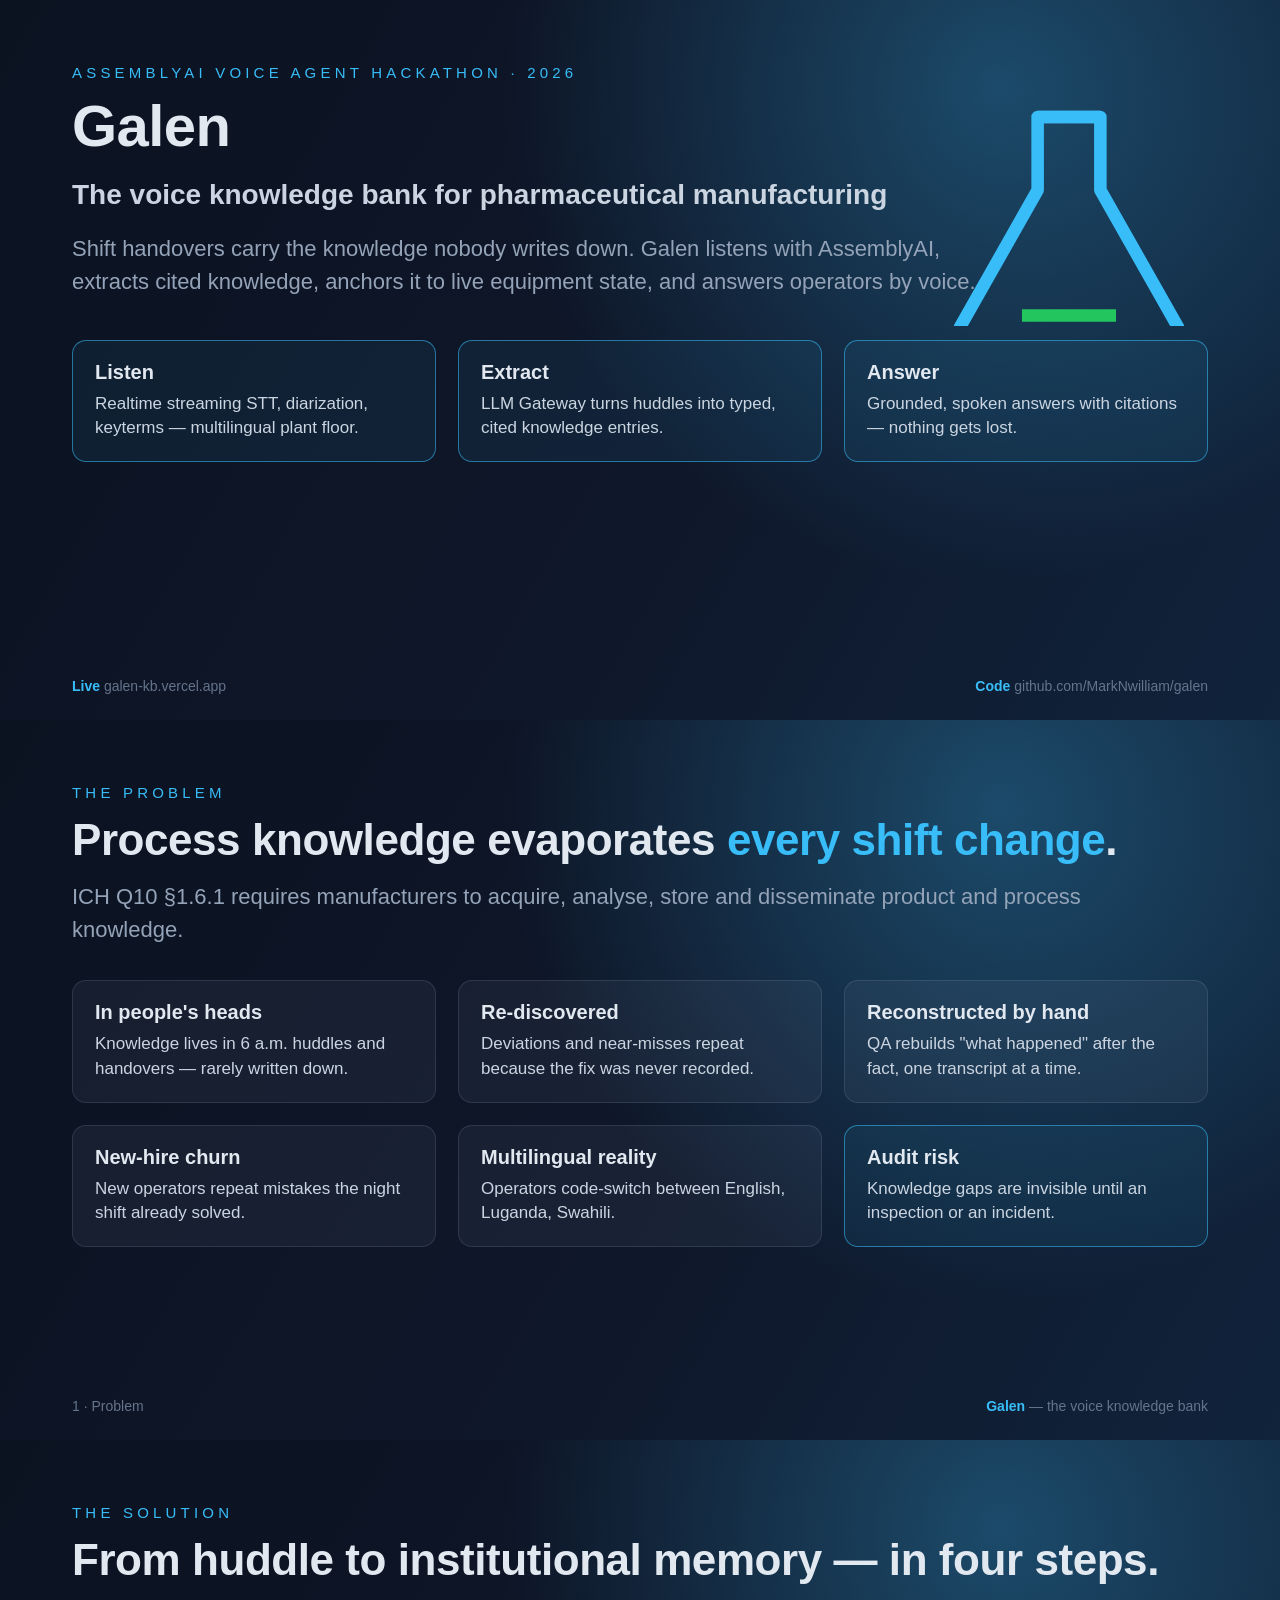
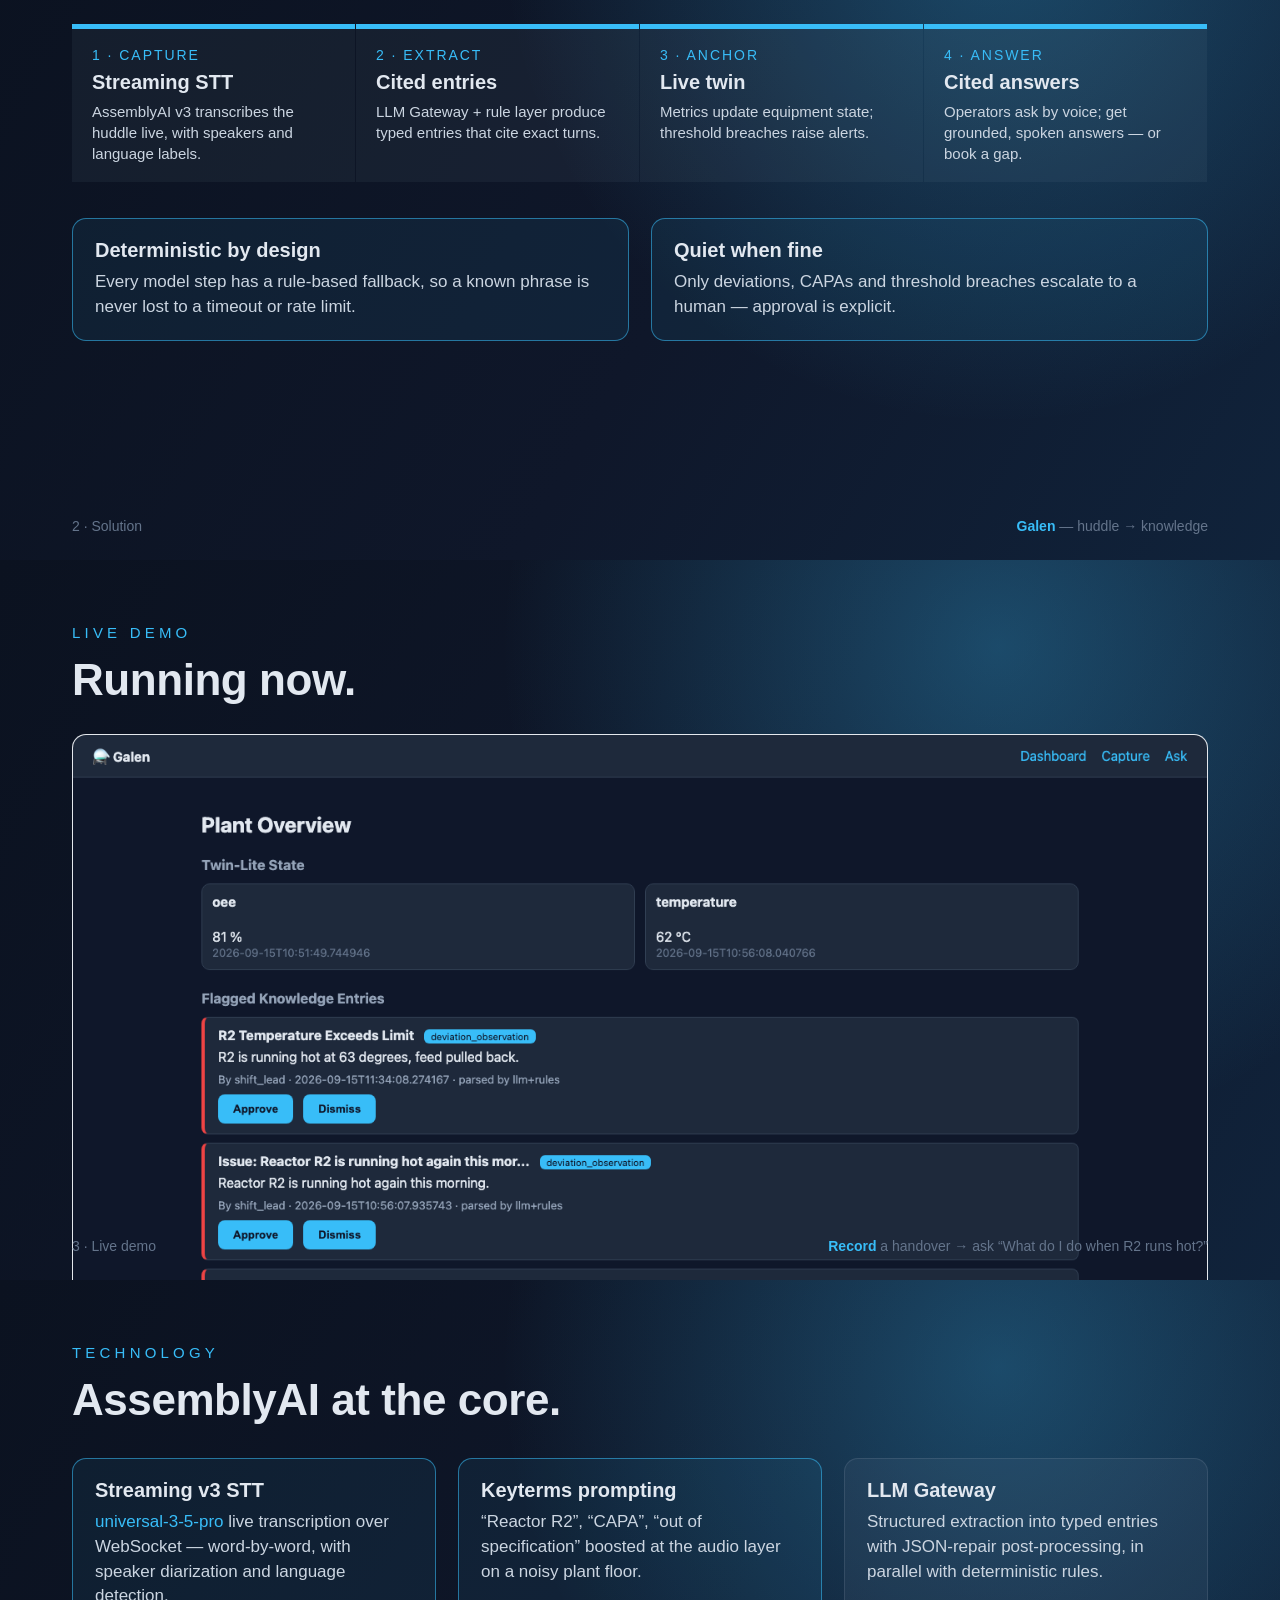
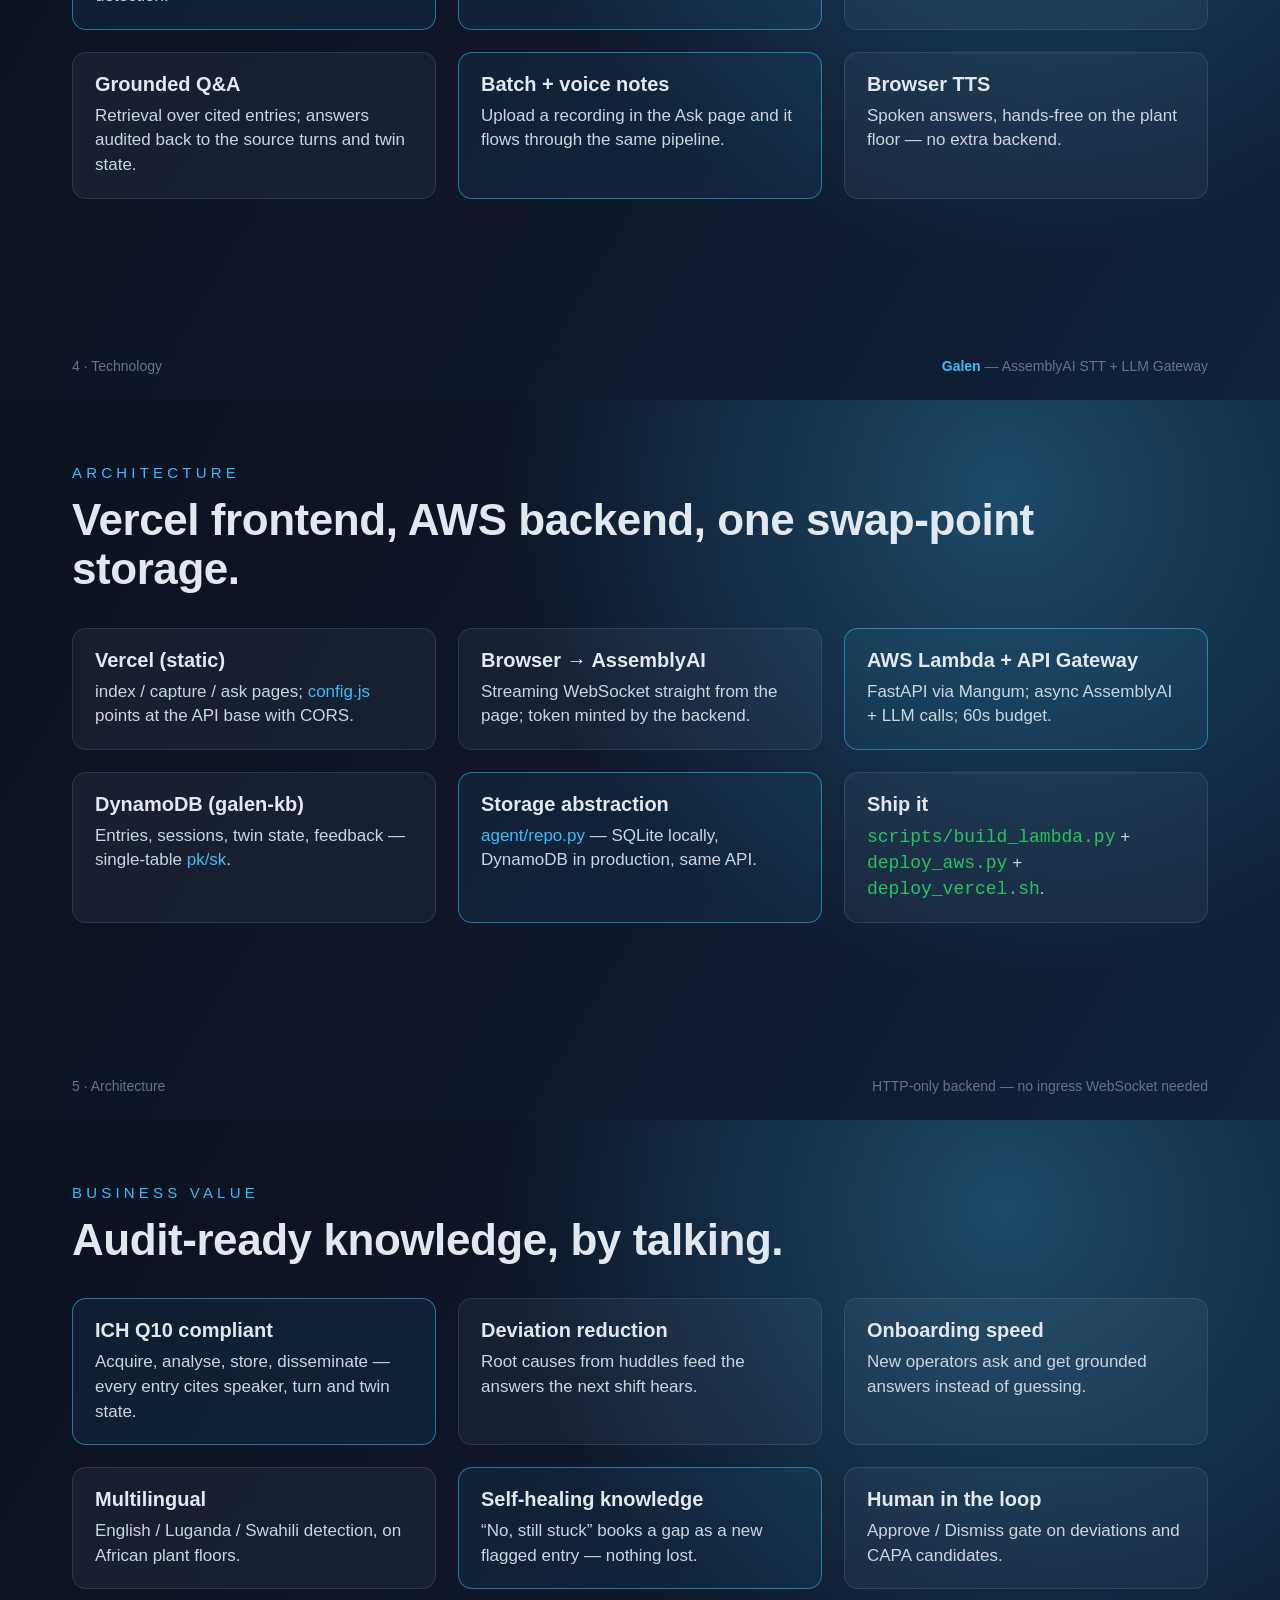
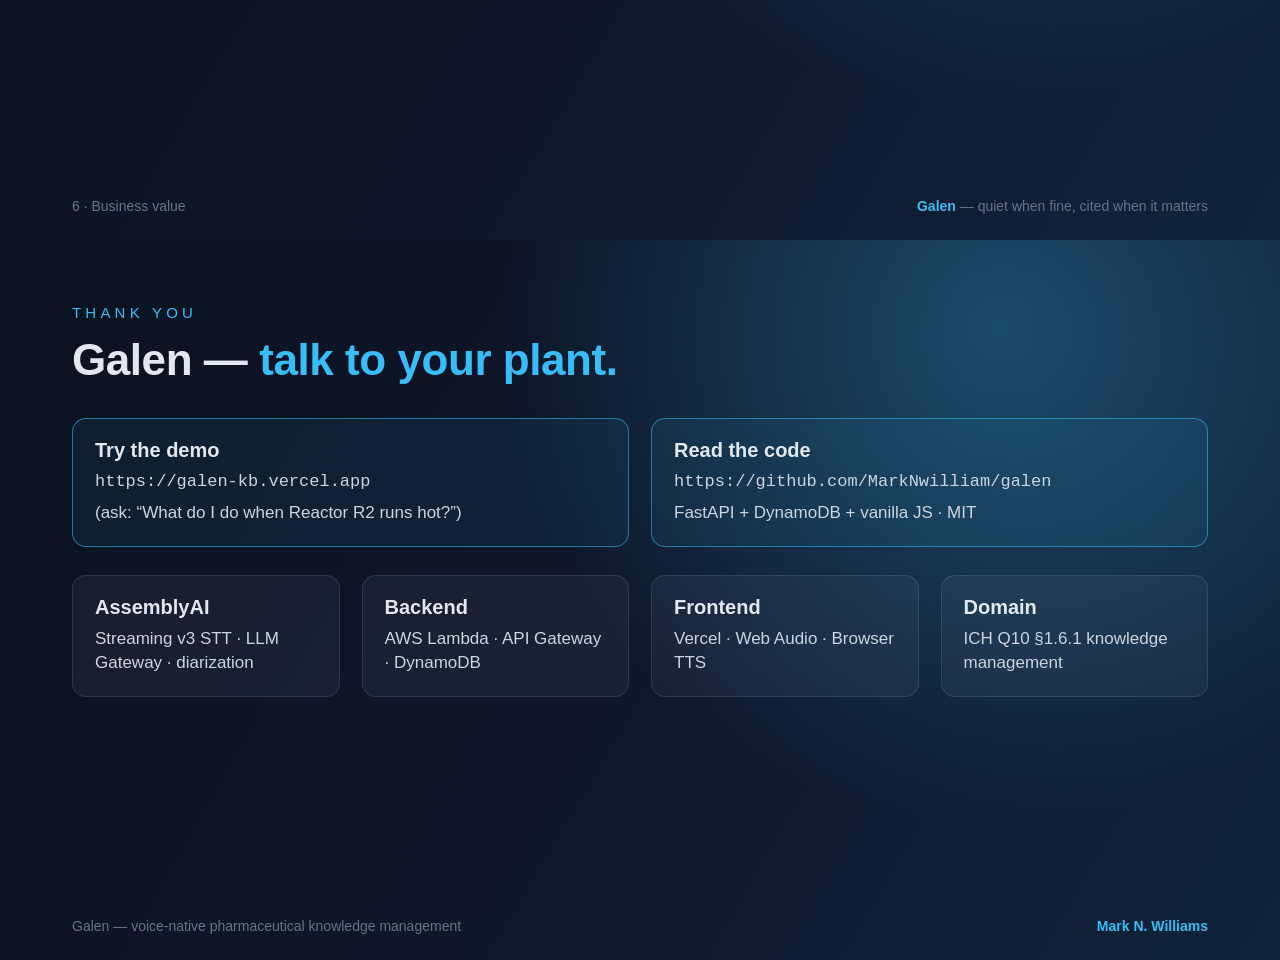
<file: docs/slides/index.html>
<!DOCTYPE html>
<html lang="en">
<head>
<meta charset="utf-8">
<title>Galen — slides</title>
<style>
  * { margin: 0; padding: 0; box-sizing: border-box; }
  @page { size: 13.333in 7.5in; margin: 0; }
  :root {
    --navy: #0b1220; --ink: #0f172a; --deep: #10233b;
    --sky: #38bdf8; --green: #22c55e; --muted: #94a3b8; --fg: #e2e8f0;
  }
  html, body { background: #000; }
  .slide {
    width: 1280px; height: 720px; position: relative; overflow: hidden;
    background:
      radial-gradient(circle at 78% 12%, rgba(56,189,248,.30), transparent 42%),
      linear-gradient(120deg, var(--navy) 0%, var(--ink) 55%, var(--deep) 100%);
    color: var(--fg);
    font-family: Helvetica, Arial, sans-serif;
    padding: 64px 72px;
    page-break-after: always;
  }
  .slide:last-child { page-break-after: auto; }
  .kicker { text-transform: uppercase; letter-spacing: .28em; font-size: 15px; color: var(--sky); margin-bottom: 14px; }
  h1 { font-size: 58px; line-height: 1.08; font-weight: 700; letter-spacing: -.01em; }
  h2 { font-size: 44px; line-height: 1.12; font-weight: 700; letter-spacing: -.01em; }
  h3 { font-size: 22px; font-weight: 600; color: var(--sky); margin-bottom: 10px; }
  .sub { font-size: 22px; line-height: 1.5; color: var(--muted); margin-top: 16px; max-width: 1050px; }
  .grid { display: grid; gap: 22px; margin-top: 34px; }
  .g2 { grid-template-columns: 1fr 1fr; }
  .g3 { grid-template-columns: 1fr 1fr 1fr; }
  .g4 { grid-template-columns: 1fr 1fr 1fr 1fr; }
  .card { background: rgba(148,163,184,.08); border: 1px solid rgba(148,163,184,.18); border-radius: 14px; padding: 20px 22px; }
  .card.hl { border-color: rgba(56,189,248,.55); background: rgba(56,189,248,.07); }
  .card p { font-size: 17px; line-height: 1.45; color: #cbd5e1; margin-top: 6px; }
  .card strong { display: block; font-size: 20px; color: var(--fg); margin-bottom: 8px; }
  .n { color: var(--sky); font-weight: 700; margin-bottom: 6px; font-size: 15px; letter-spacing: .12em; text-transform: uppercase; }
  .foot { position: absolute; bottom: 26px; left: 72px; right: 72px; display: flex; justify-content: space-between; font-size: 14px; color: #64748b; }
  .foot b { color: var(--sky); }
  .pill { display: inline-block; border: 1px solid rgba(56,189,248,.5); color: var(--sky); border-radius: 999px; padding: 6px 14px; font-size: 14px; margin: 4px 4px 0 0; }
  .title-glyph { position: absolute; right: 96px; top: 96px; }
  .big-chip { font-size: 92px; font-weight: 800; color: var(--sky); }
  .dash-wrap { margin-top: 30px; border-radius: 14px; overflow: hidden; border: 1px solid rgba(148,163,184,.25); background: #fff; line-height: 0; }
  .dash-wrap img { width: 100%; }
  .url { color: var(--green); font-family: Menlo, monospace; font-size: 18px; }
  .accent { color: var(--sky); }
  .green { color: var(--green); }
  .flow { display: flex; align-items: stretch; gap: 0; margin-top: 40px; }
  .flow .step { flex: 1; border-top: 5px solid var(--sky); background: rgba(148,163,184,.07); padding: 18px 20px; margin-right: 1px; }
  .flow .step span { display: block; color: var(--sky); font-size: 14px; letter-spacing: .14em; text-transform: uppercase; margin-bottom: 8px; }
  .flow .step b { font-size: 20px; }
  .flow .step p { font-size: 15px; color: #cbd5e1; margin-top: 7px; line-height: 1.4; }
</style>
</head>
<body>

<section class="slide">
  <div class="title-glyph">
    <svg width="230" height="230" viewBox="0 0 200 220" fill="none" stroke="#38bdf8" stroke-width="12" stroke-linejoin="round">
      <path d="M70 20 h60 v70 l85 150 a40 40 0 0 1 -35 60 h-160 a40 40 0 0 1 -35 -60 l85 -150 z"/>
      <line x1="70" y1="20" x2="130" y2="20"/>
      <path d="M55 210 h90" stroke="#22c55e"/>
    </svg>
  </div>
  <div class="kicker">AssemblyAI Voice Agent Hackathon · 2026</div>
  <h1>Galen</h1>
  <div class="sub" style="font-size:28px; color:#cbd5e1; font-weight:600;">The voice knowledge bank for pharmaceutical manufacturing</div>
  <div class="sub">Shift handovers carry the knowledge nobody writes down. Galen listens with AssemblyAI,<br>extracts cited knowledge, anchors it to live equipment state, and answers operators by voice.</div>
  <div class="grid g3" style="margin-top:42px;">
    <div class="card hl"><strong>Listen</strong><p>Realtime streaming STT, diarization, keyterms — multilingual plant floor.</p></div>
    <div class="card hl"><strong>Extract</strong><p>LLM Gateway turns huddles into typed, cited knowledge entries.</p></div>
    <div class="card hl"><strong>Answer</strong><p>Grounded, spoken answers with citations — nothing gets lost.</p></div>
  </div>
  <div class="foot"><span><b>Live</b> galen-kb.vercel.app</span><span><b>Code</b> github.com/MarkNwilliam/galen</span></div>
</section>

<section class="slide">
  <div class="kicker">The problem</div>
  <h2>Process knowledge evaporates <span class="accent">every shift change</span>.</h2>
  <div class="sub">ICH Q10 §1.6.1 requires manufacturers to acquire, analyse, store and disseminate product and process knowledge.</div>
  <div class="grid g3">
    <div class="card"><strong>In people's heads</strong><p>Knowledge lives in 6 a.m. huddles and handovers — rarely written down.</p></div>
    <div class="card"><strong>Re-discovered</strong><p>Deviations and near-misses repeat because the fix was never recorded.</p></div>
    <div class="card"><strong>Reconstructed by hand</strong><p>QA rebuilds "what happened" after the fact, one transcript at a time.</p></div>
    <div class="card"><strong>New-hire churn</strong><p>New operators repeat mistakes the night shift already solved.</p></div>
    <div class="card"><strong>Multilingual reality</strong><p>Operators code-switch between English, Luganda, Swahili.</p></div>
    <div class="card hl"><strong>Audit risk</strong><p>Knowledge gaps are invisible until an inspection or an incident.</p></div>
  </div>
  <div class="foot"><span>1 · Problem</span><span><b>Galen</b> — the voice knowledge bank</span></div>
</section>

<section class="slide">
  <div class="kicker">The solution</div>
  <h2>From huddle to institutional memory — in four steps.</h2>
  <div class="flow">
    <div class="step"><span>1 · Capture</span><b>Streaming STT</b><p>AssemblyAI v3 transcribes the huddle live, with speakers and language labels.</p></div>
    <div class="step"><span>2 · Extract</span><b>Cited entries</b><p>LLM Gateway + rule layer produce typed entries that cite exact turns.</p></div>
    <div class="step"><span>3 · Anchor</span><b>Live twin</b><p>Metrics update equipment state; threshold breaches raise alerts.</p></div>
    <div class="step"><span>4 · Answer</span><b>Cited answers</b><p>Operators ask by voice; get grounded, spoken answers — or book a gap.</p></div>
  </div>
  <div class="grid g2" style="margin-top:36px;">
    <div class="card hl"><strong>Deterministic by design</strong><p>Every model step has a rule-based fallback, so a known phrase is never lost to a timeout or rate limit.</p></div>
    <div class="card hl"><strong>Quiet when fine</strong><p>Only deviations, CAPAs and threshold breaches escalate to a human — approval is explicit.</p></div>
  </div>
  <div class="foot"><span>2 · Solution</span><span><b>Galen</b> — huddle → knowledge</span></div>
</section>

<section class="slide">
  <div class="kicker">Live demo</div>
  <h2>Running now.</h2>
  <div class="dash-wrap"><img src="dash.png" alt="Galen live dashboard"></div>
  <div class="sub" style="margin-top:14px;">Try it yourself — the demo is live at <span class="url">https://galen-kb.vercel.app</span> (backend: AWS Lambda + DynamoDB).</div>
  <div class="foot"><span>3 · Live demo</span><span><b>Record</b> a handover → ask “What do I do when R2 runs hot?”</span></div>
</section>

<section class="slide">
  <div class="kicker">Technology</div>
  <h2>AssemblyAI at the core.</h2>
  <div class="grid g3">
    <div class="card hl"><strong>Streaming v3 STT</strong><p><span class="accent">universal-3-5-pro</span> live transcription over WebSocket — word-by-word, with speaker diarization and language detection.</p></div>
    <div class="card hl"><strong>Keyterms prompting</strong><p>“Reactor R2”, “CAPA”, “out of specification” boosted at the audio layer on a noisy plant floor.</p></div>
    <div class="card"><strong>LLM Gateway</strong><p>Structured extraction into typed entries with JSON-repair post-processing, in parallel with deterministic rules.</p></div>
    <div class="card"><strong>Grounded Q&amp;A</strong><p>Retrieval over cited entries; answers audited back to the source turns and twin state.</p></div>
    <div class="card hl"><strong>Batch + voice notes</strong><p>Upload a recording in the Ask page and it flows through the same pipeline.</p></div>
    <div class="card"><strong>Browser TTS</strong><p>Spoken answers, hands-free on the plant floor — no extra backend.</p></div>
  </div>
  <div class="foot"><span>4 · Technology</span><span><b>Galen</b> — AssemblyAI STT + LLM Gateway</span></div>
</section>

<section class="slide">
  <div class="kicker">Architecture</div>
  <h2>Vercel frontend, AWS backend, one swap-point storage.</h2>
  <div class="grid g3">
    <div class="card"><strong>Vercel (static)</strong><p>index / capture / ask pages; <span class="accent">config.js</span> points at the API base with CORS.</p></div>
    <div class="card"><strong>Browser → AssemblyAI</strong><p>Streaming WebSocket straight from the page; token minted by the backend.</p></div>
    <div class="card hl"><strong>AWS Lambda + API Gateway</strong><p>FastAPI via Mangum; async AssemblyAI + LLM calls; 60s budget.</p></div>
    <div class="card"><strong>DynamoDB (galen-kb)</strong><p>Entries, sessions, twin state, feedback — single-table <span class="accent">pk/sk</span>.</p></div>
    <div class="card hl"><strong>Storage abstraction</strong><p><span class="accent">agent/repo.py</span> — SQLite locally, DynamoDB in production, same API.</p></div>
    <div class="card"><strong>Ship it</strong><p><span class="url">scripts/build_lambda.py</span> + <span class="url">deploy_aws.py</span> + <span class="url">deploy_vercel.sh</span>.</p></div>
  </div>
  <div class="foot"><span>5 · Architecture</span><span>HTTP-only backend — no ingress WebSocket needed</span></div>
</section>

<section class="slide">
  <div class="kicker">Business value</div>
  <h2>Audit-ready knowledge, by talking.</h2>
  <div class="grid g3">
    <div class="card hl"><strong>ICH Q10 compliant</strong><p>Acquire, analyse, store, disseminate — every entry cites speaker, turn and twin state.</p></div>
    <div class="card"><strong>Deviation reduction</strong><p>Root causes from huddles feed the answers the next shift hears.</p></div>
    <div class="card"><strong>Onboarding speed</strong><p>New operators ask and get grounded answers instead of guessing.</p></div>
    <div class="card"><strong>Multilingual</strong><p>English / Luganda / Swahili detection, on African plant floors.</p></div>
    <div class="card hl"><strong>Self-healing knowledge</strong><p>“No, still stuck” books a gap as a new flagged entry — nothing lost.</p></div>
    <div class="card"><strong>Human in the loop</strong><p>Approve / Dismiss gate on deviations and CAPA candidates.</p></div>
  </div>
  <div class="foot"><span>6 · Business value</span><span><b>Galen</b> — quiet when fine, cited when it matters</span></div>
</section>

<section class="slide">
  <div class="kicker">Thank you</div>
  <h2>Galen — <span class="accent">talk to your plant.</span></h2>
  <div class="grid g2" style="margin-top:34px;">
    <div class="card hl"><strong>Try the demo</strong><p class="url">https://galen-kb.vercel.app</p><p>(ask: “What do I do when Reactor R2 runs hot?”)</p></div>
    <div class="card hl"><strong>Read the code</strong><p class="url">https://github.com/MarkNwilliam/galen</p><p>FastAPI + DynamoDB + vanilla JS · MIT</p></div>
  </div>
  <div class="grid g4" style="margin-top:28px;">
    <div class="card"><strong>AssemblyAI</strong><p>Streaming v3 STT · LLM Gateway · diarization</p></div>
    <div class="card"><strong>Backend</strong><p>AWS Lambda · API Gateway · DynamoDB</p></div>
    <div class="card"><strong>Frontend</strong><p>Vercel · Web Audio · Browser TTS</p></div>
    <div class="card"><strong>Domain</strong><p>ICH Q10 §1.6.1 knowledge management</p></div>
  </div>
  <div class="foot"><span>Galen — voice-native pharmaceutical knowledge management</span><span><b>Mark N. Williams</b></span></div>
</section>

</body>
</html>
</file>
